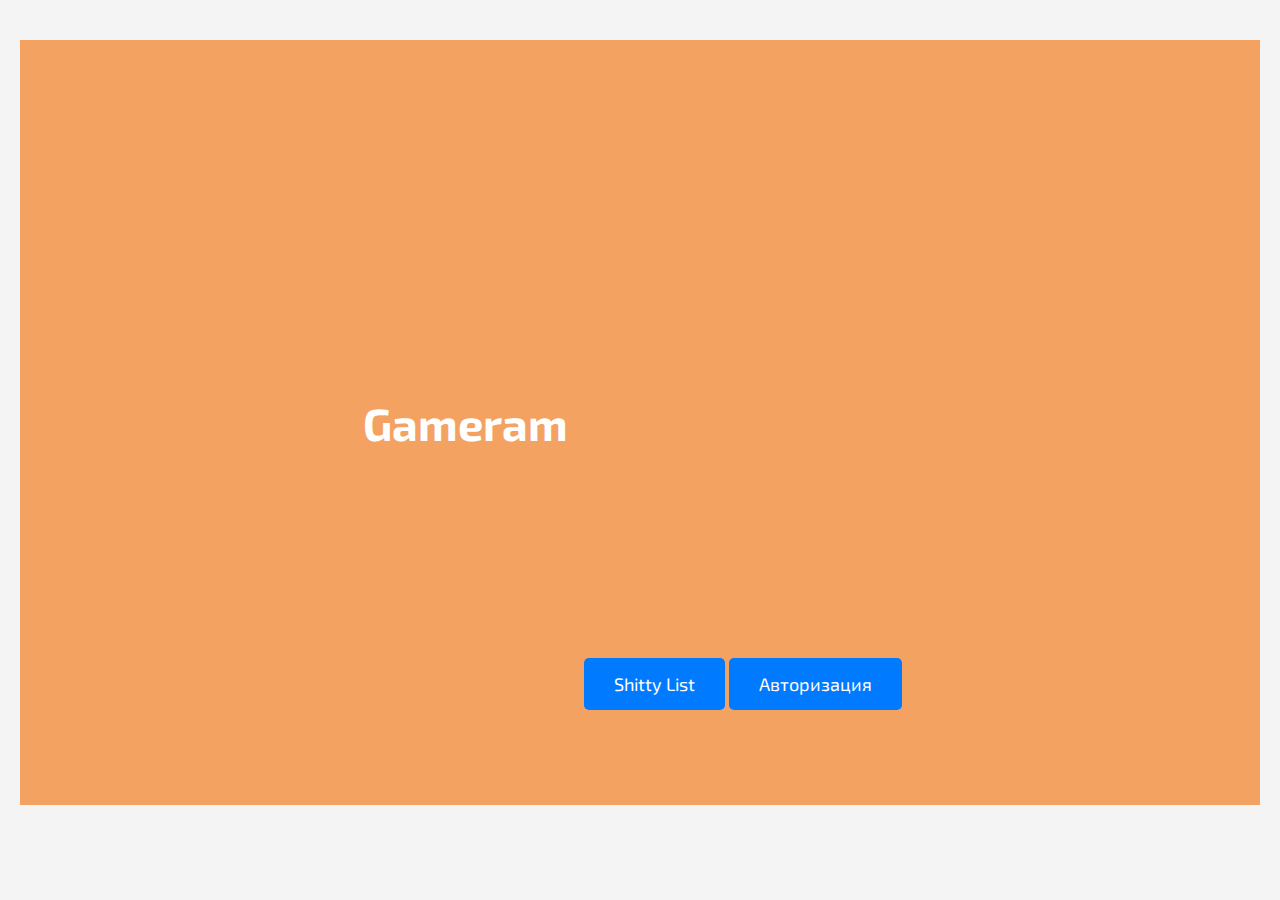
<file: index.html>
<!DOCTYPE html>
<html lang="ru">
<head>
    <meta charset="utf-8">
    <meta name="viewport" content="width=device-width, initial-scale=1">
    <title>Gameram challenge list</title>
    <link rel="stylesheet" type="text/css" href="style.css">
</head>
<body>
    <div class="main">
        <h1>Gameram</h1>
        <div class="content">
            <div><iframe src="https://discord.com/widget?id=1273219149287522315&theme=dark" width="350" height="500" allowtransparency="true" frameborder="0" sandbox="allow-popups allow-popups-to-escape-sandbox allow-same-origin allow-scripts"></iframe></div>
            <a href="shitty list.html" class="button">Shitty List</a> <!-- Кнопка -->
            <a href="index.php" class="button">Авторизация</a> <!-- Кнопка -->
        </div>
    </div>
</body>
</html>
</file>
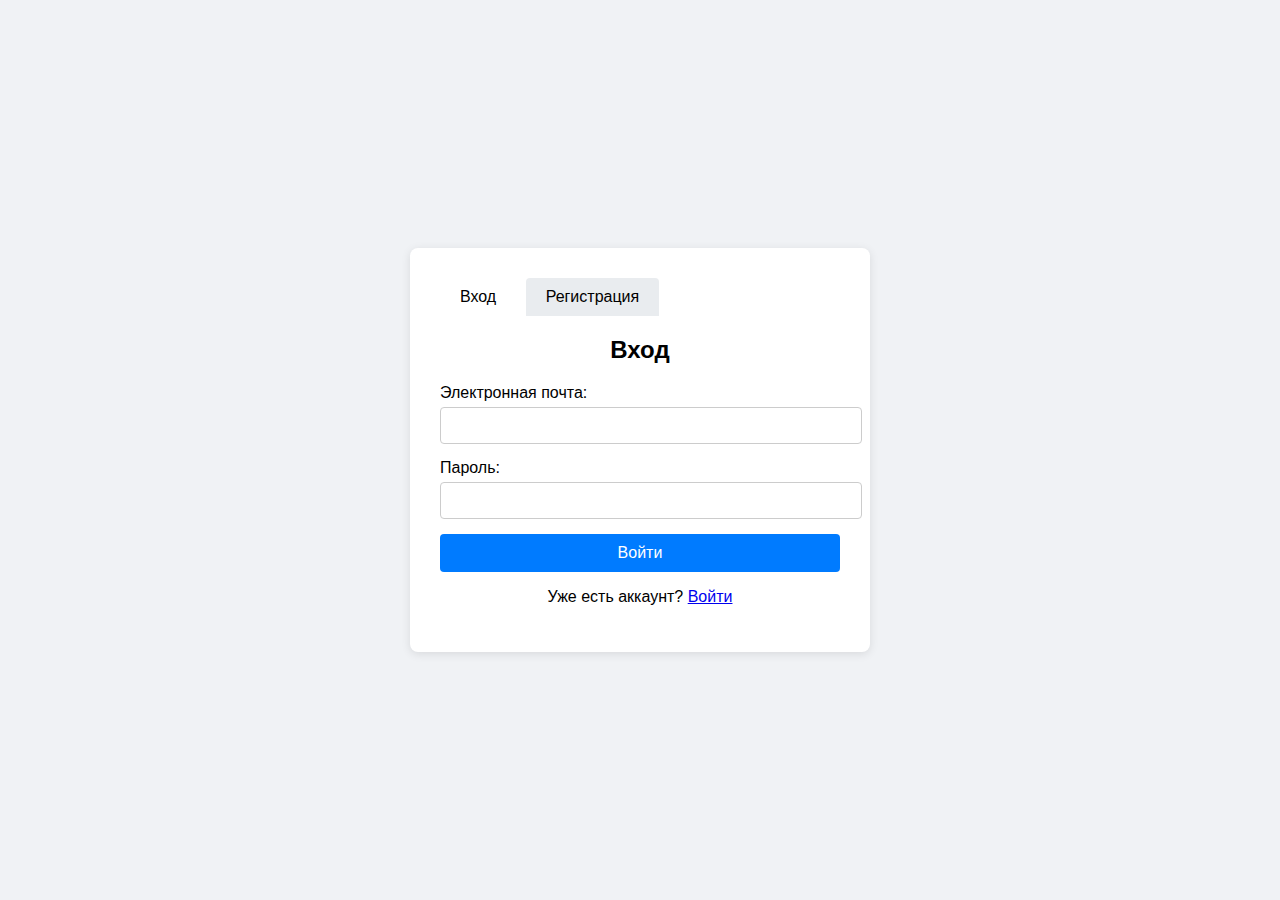
<file: auth.html>
<!DOCTYPE html>
<html lang="ru">
<head>
    <meta charset="UTF-8">
    <meta name="viewport" content="width=device-width, initial-scale=1.0">
    <title>Регистрация и Логин</title>
    <style>
        body {
            font-family: Arial, sans-serif;
            background-color: #f0f2f5;
            display: flex;
            justify-content: center;
            align-items: center;
            height: 100vh;
            margin: 0;
        }

        .container {
            background-color: #fff;
            padding: 30px;
            border-radius: 8px;
            box-shadow: 0 2px 10px rgba(0, 0, 0, 0.1);
            width: 400px;
        }

        .container h2 {
            text-align: center;
            margin-bottom: 20px;
        }

        .form-group {
            margin-bottom: 15px;
        }

        .form-group label {
            display: block;
            margin-bottom: 5px;
        }

        .form-group input {
            width: 100%;
            padding: 10px;
            border: 1px solid #ccc;
            border-radius: 4px;
        }

        .form-group input:focus {
            border-color: #007bff;
            outline: none;
        }

        .btn {
            width: 100%;
            padding: 10px;
            background-color: #007bff;
            color: white;
            border: none;
            border-radius: 4px;
            cursor: pointer;
            font-size: 16px;
            transition: background-color 0.3s;
        }

        .btn:hover {
            background-color: #0056b3;
        }

        .footer {
            text-align: center;
            margin-top: 15px;
        }

        .tab {
            display: inline-block;
            padding: 10px 20px;
            cursor: pointer;
            background-color: #e9ecef;
            border-radius: 4px 4px 0 0;
            margin-right: 5px;
        }

        .tab.active {
            background-color: white;
            border-bottom: none;
        }

        .form-section {
            display: none;
        }

        .form-section.active {
            display: block;
        }
    </style>
</head>
<body>
    <div class="container">
        <div>
            <div class="tab active" onclick="showTab('login')">Вход</div>
            <div class="tab" onclick="showTab('register')">Регистрация</div>
        </div>
        <form id="loginForm" class="form-section active" action="login.php" method="post">
            <h2>Вход</h2>
            <div class="form-group">
                <label for="loginEmail">Электронная почта:</label>
                <input type="email" id="loginEmail" name="email" required>
            </div>
            <div class="form-group">
                <label for="loginPassword">Пароль:</label>
                <input type="password" id="loginPassword" name="password" required>
            </div>
            <button type="submit" class="btn">Войти</button>
        </form>

        <form id="registerForm" class="form-section" action="register.php" method="post">
            <h2>Регистрация</h2>
            <div class="form-group">
                <label for="registerEmail">Электронная почта:</label>
                <input type="email" id="registerEmail" name="email" required>
            </div>
            <div class="form-group">
                <label for="registerPassword">Пароль:</label>
                <input type="password" id="registerPassword" name="password" required>
            </div>
            <div class="form-group">
                <label for="confirmPassword">Подтверждение пароля:</label>
                <input type="password" id="confirmPassword" name="confirm_password" required>
            </div>
            <button type="submit" class="btn">Зарегистрироваться</button>
        </form>

        <div class="footer">
            <p>Уже есть аккаунт? <a href="#" onclick="showTab('login')">Войти</a></p>
        </div>
    </div>

    <script>
        function showTab(tab) {
            const loginForm = document.getElementById('loginForm');
            const registerForm = document.getElementById('registerForm');
            
            if (tab === 'login') {
                loginForm.classList.add('active');
                registerForm.classList.remove('active');
                document.querySelector('.tab.active').classList.remove('active');
                document.querySelector('.tab:nth-child(1)').classList.add('active');
            } else {
                registerForm.classList.add('active');
                loginForm.classList.remove('active');
                document.querySelector('.tab.active').classList.remove('active');
                document.querySelector('.tab:nth-child(2)').classList.add('active');
            }
        }
    </script>
</body>
</html>
</file>
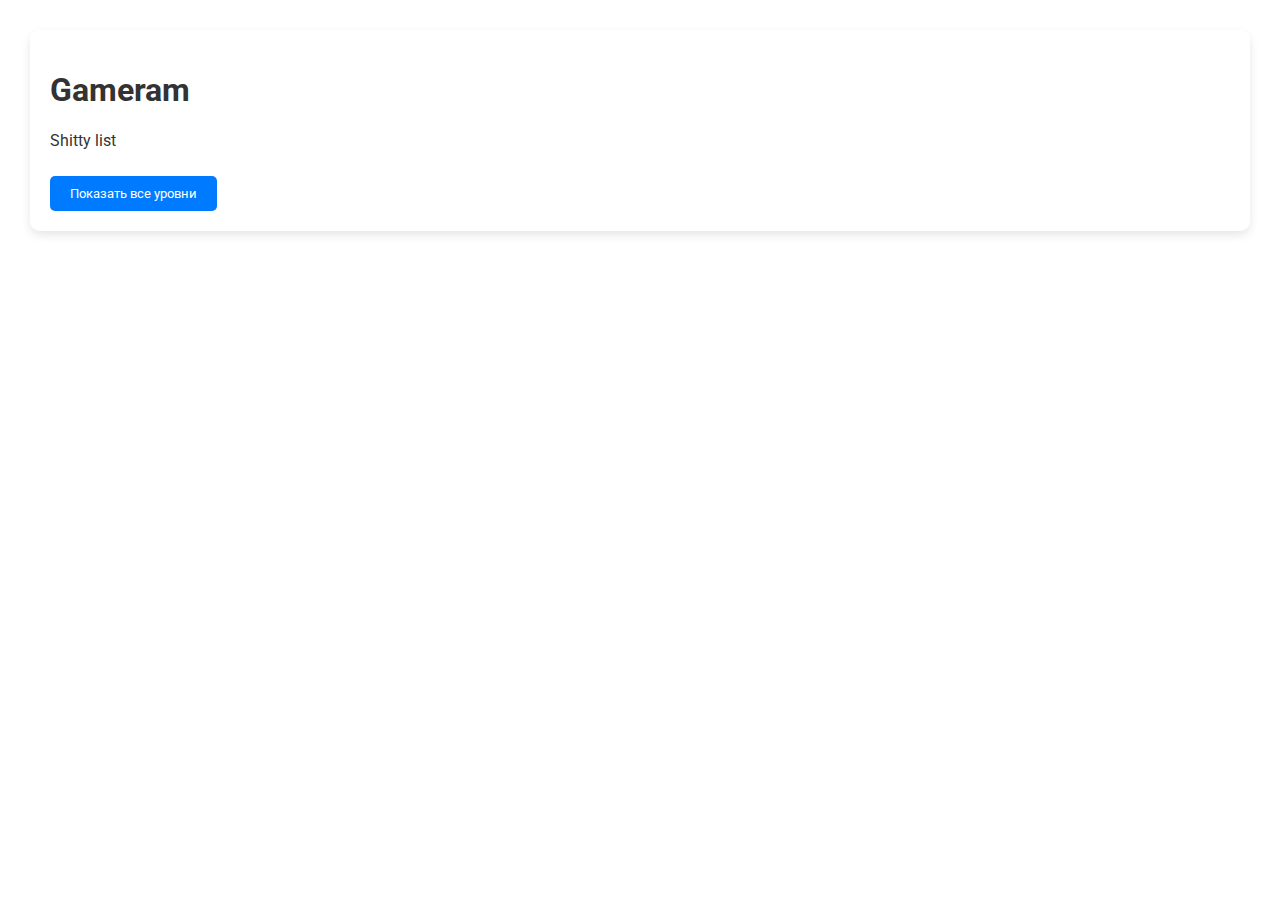
<file: shitty list.html>
<!DOCTYPE html>
<html lang="ru">
<head>
    <meta charset="UTF-8">
    <meta name="viewport" content="width=device-width, initial-scale=1.0">
    <title>Gameram Shitty List</title>
    <link href="https://fonts.googleapis.com/css2?family=Roboto:wght@400;700&display=swap" rel="stylesheet"> <!-- Подключение шрифта -->
    <style>
        body {
            background: url('https://i.ytimg.com/vi/qJJK5xNyMtw/maxresdefault.jpg') no-repeat center center fixed; /* Замените на вашу ссылку */
            background-size: cover;
            font-family: 'Roboto', sans-serif; /* Используем шрифт Roboto */
            margin: 0;
            padding: 30px;
            color: #333;
        }

        .container {
            background-color: rgba(255, 255, 255, 0.8);
            padding: 20px;
            border-radius: 10px;
            box-shadow: 0 4px 10px rgba(0, 0, 0, 0.1);
        }

        .button {
            background-color: #007BFF;
            color: white;
            border: none;
            padding: 10px 20px;
            border-radius: 5px;
            cursor: pointer;
            margin-top: 10px;
            font-family: 'Roboto', sans-serif; /* Используем шрифт Roboto для кнопки */
        }

        .button:hover {
            background-color: #0056b3;
        }

        #levelList {
            margin-top: 20px;
            display: none; /* Изначально скрыт */
        }

        ul {
            list-style-type: none; /* Убираем маркеры списка */
            padding: 0; /* Убираем отступы */
        }

        li {
            margin: 5px 0; /* Добавляем отступы между элементами списка */
        }
    </style>
</head>
<body>
    <div class="container">
        <h1>Gameram</h1>
        <p>Shitty list</p>

        <button class="button" onclick="toggleLevelList()">Показать все уровни</button>
        
        <div id="levelList">
            <ul>
                <li>Уровень 1: verified by sigma, 100 p., Victors.</li>
                <li>Уровень 2: Тайны Заброшенного Замка</li>
                <li>Уровень 3: Пески Времени</li>
                <li>Уровень 4: Ледяная Цитадель</li>
                <li>Уровень 5: Глубины Океана</li>
                <li>Уровень 6: Затерянный Город</li>
                <li>Уровень 7: Темные Подземелья</li>
                <li>Уровень 8: Портал Времени</li>
                <li>Уровень 9: Вулканические Земли</li>
                <li>Уровень 10: Битва С Судьбой</li>
            </ul>
        </div>
    </div>

    <script>
        function toggleLevelList() {
            const levelList = document.getElementById('levelList');
            if (levelList.style.display === 'none') {
                levelList.style.display = 'block'; // Показываем список уровней
            } else {
                levelList.style.display = 'none'; // Скрываем список уровней
            }
        }

        console.log('Страница загружена и готова к использованию!');
    </script>
</body>
</html>
</file>
<file: style.css>
@import url('https://fonts.googleapis.com/css2?family=Exo+2:wght@100..900&display=swap');

* {
    margin: 0; /* Исправлено: "morgin" на "margin" */
    padding: 0;
    font-family: "Exo 2", sans-serif;
}

.main {
    width: 100%;
    height: 85vh;
    background-color: #f4a261;
    color: #fff;
    display: flex; /* Добавлено для центрирования контента */
    justify-content: center; /* Центрирование по горизонтали */
    align-items: center; /* Центрирование по вертикали */
}

.content {
    text-align: center;
}

.main img {
    width: 300px;
    height: 300px;
}

.main h1 {
    font-size: 45px; /* Исправлено: удалён лишний блок */
}
body {
    font-family: Arial, sans-serif;
    background-color: #f4f4f4;
    margin: 0;
    padding: 20px;
}

.main {
    text-align: center;
    margin-top: 20px; /* Уменьшили отступ сверху */
}

.content {
    margin-top: 20px; /* Уменьшили отступ сверху для кнопки */
}

.button {
    display: inline-block;
    padding: 15px 30px;
    font-size: 18px;
    color: white;
    background-color: #007BFF; /* Цвет кнопки */
    border: none;
    border-radius: 5px; /* Скругление углов */
    text-decoration: none; /* Убираем подчеркивание */
    transition: background-color 0.3s; /* Плавный переход цвета */
}

.button:hover {
    background-color: #0056b3; /* Цвет при наведении */
}
</file>
